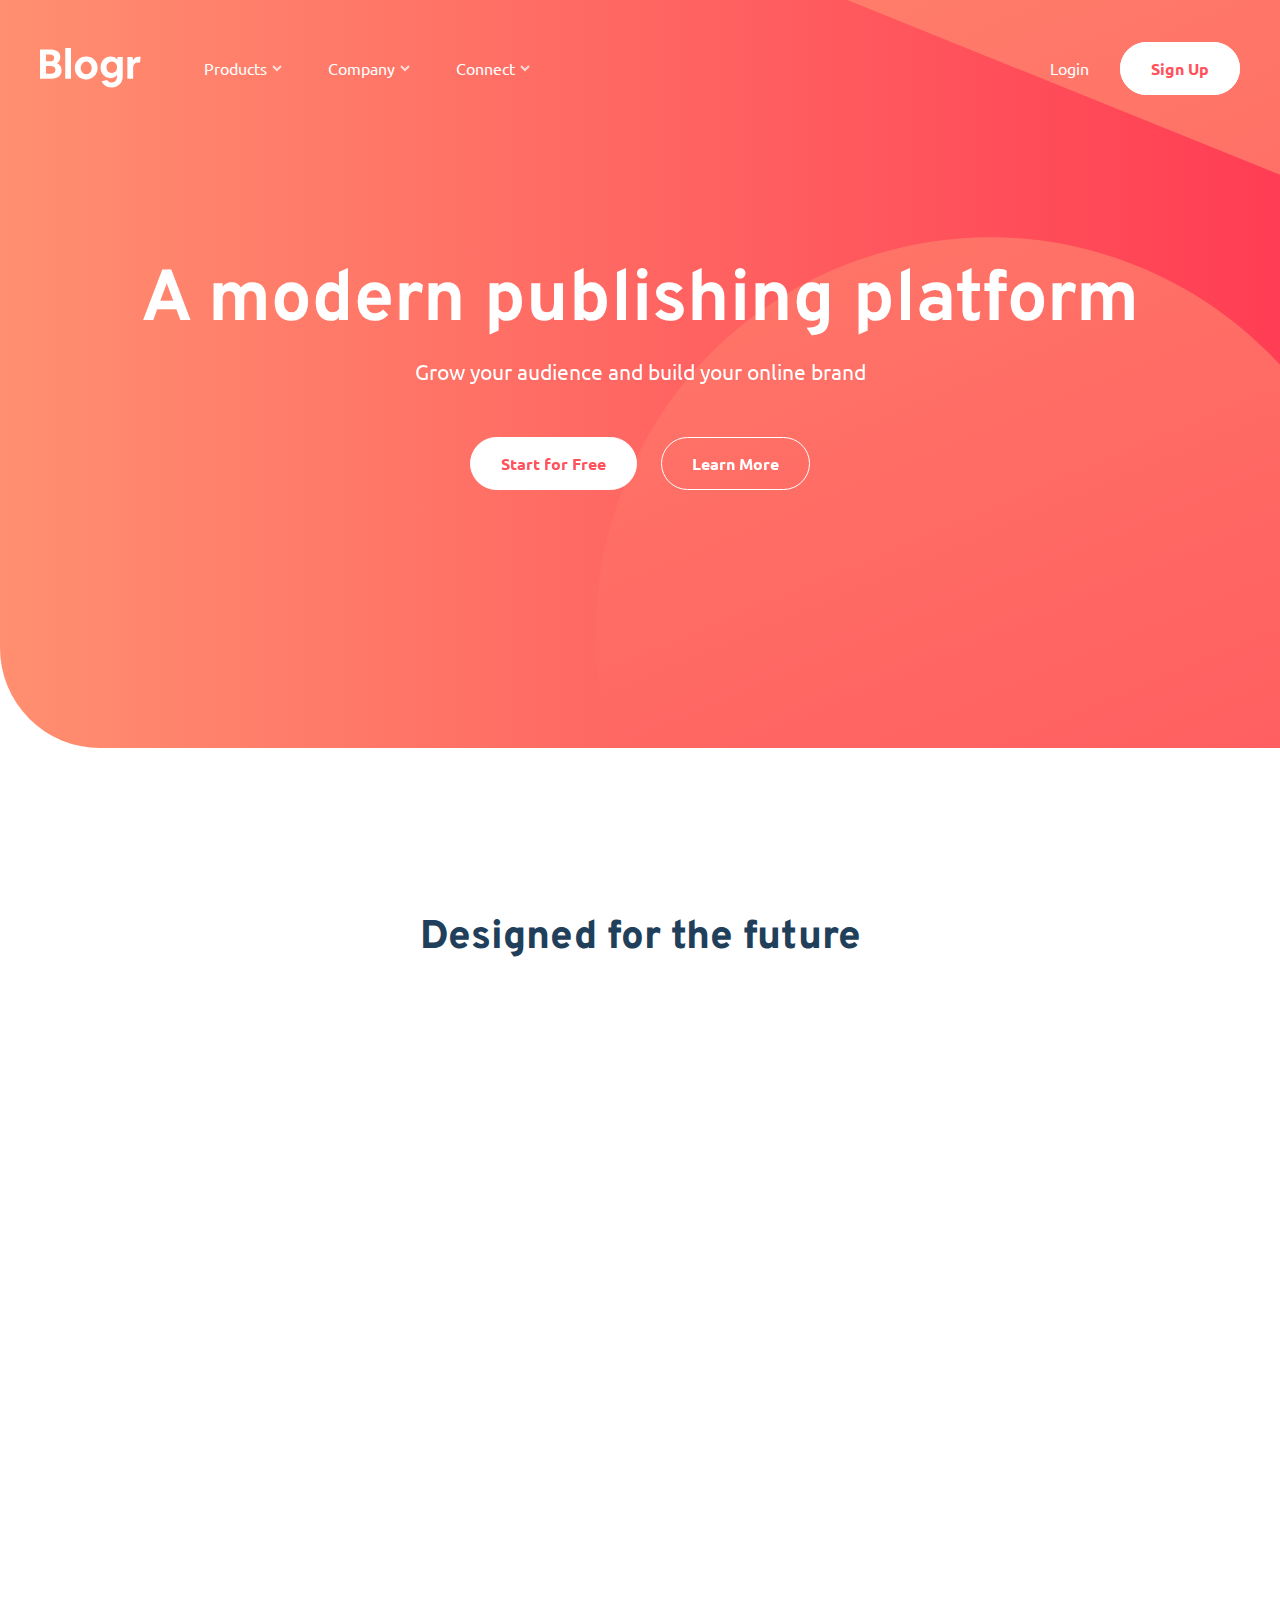
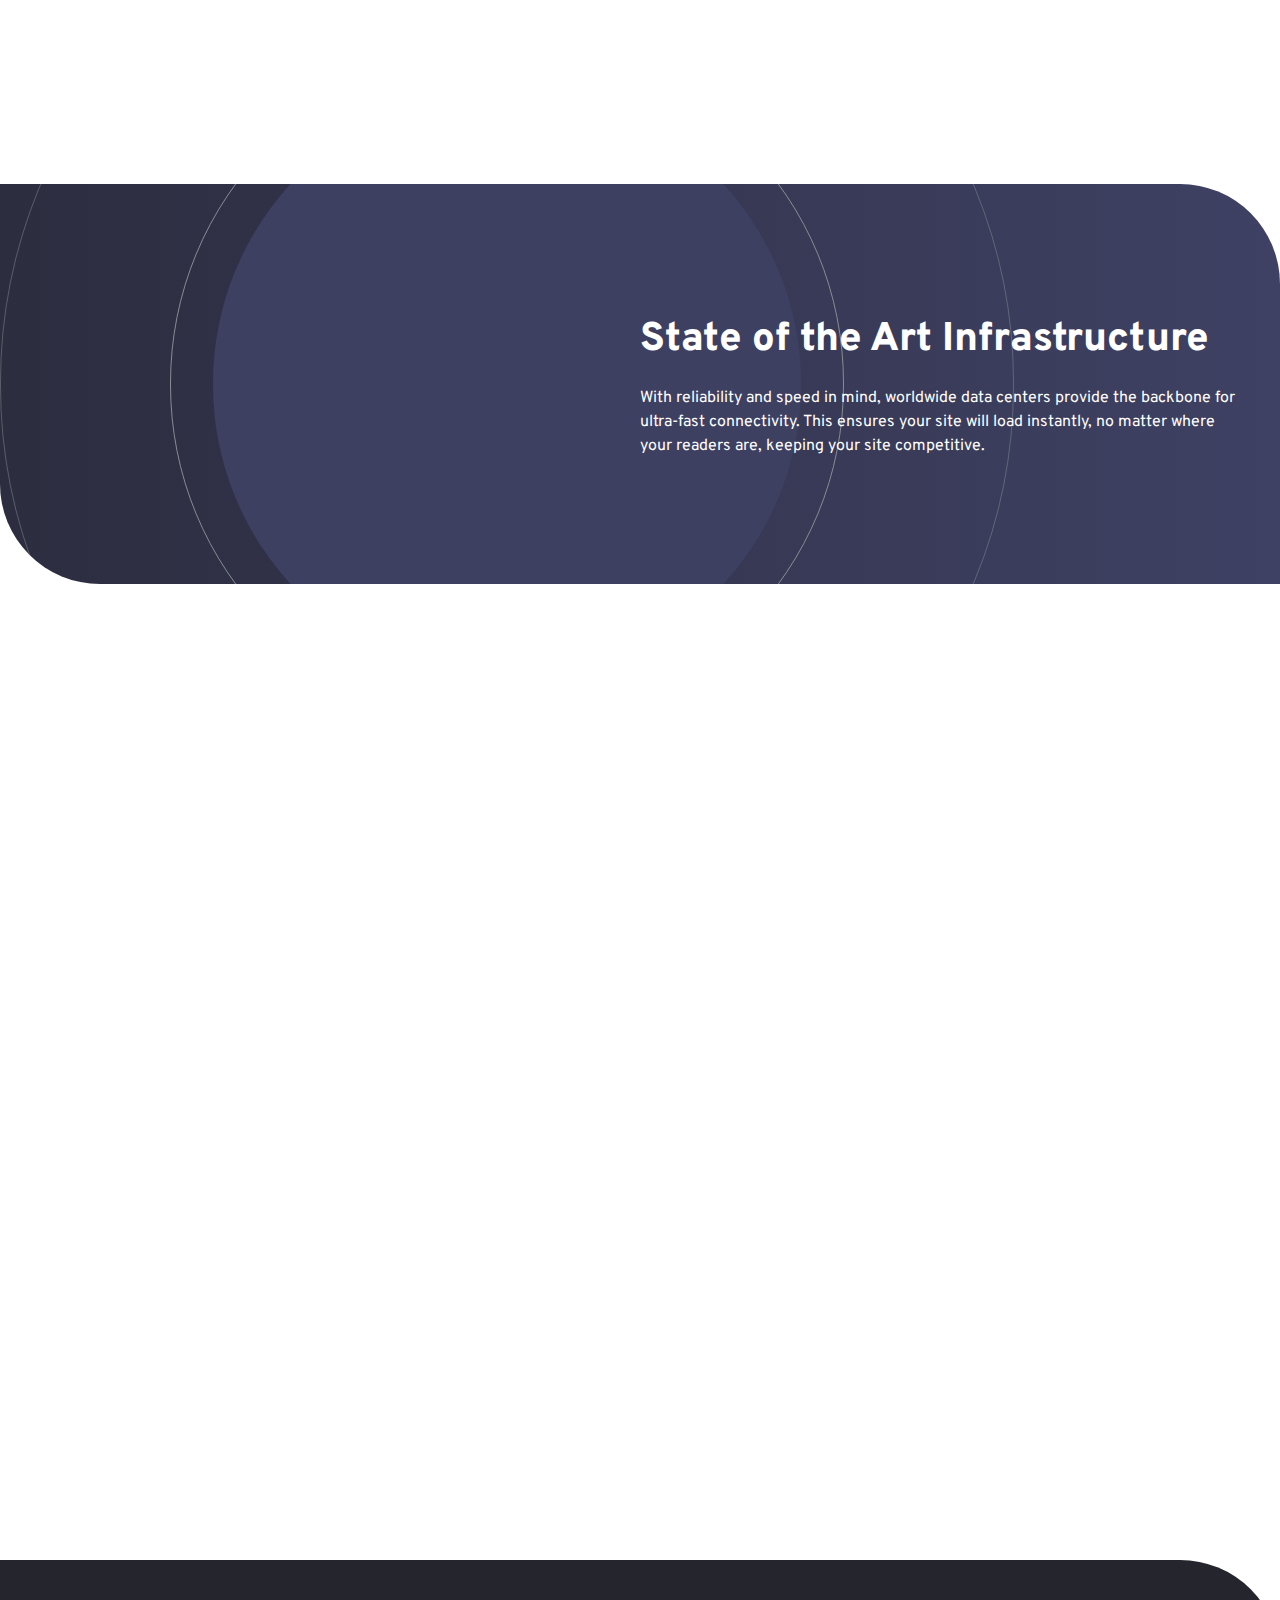
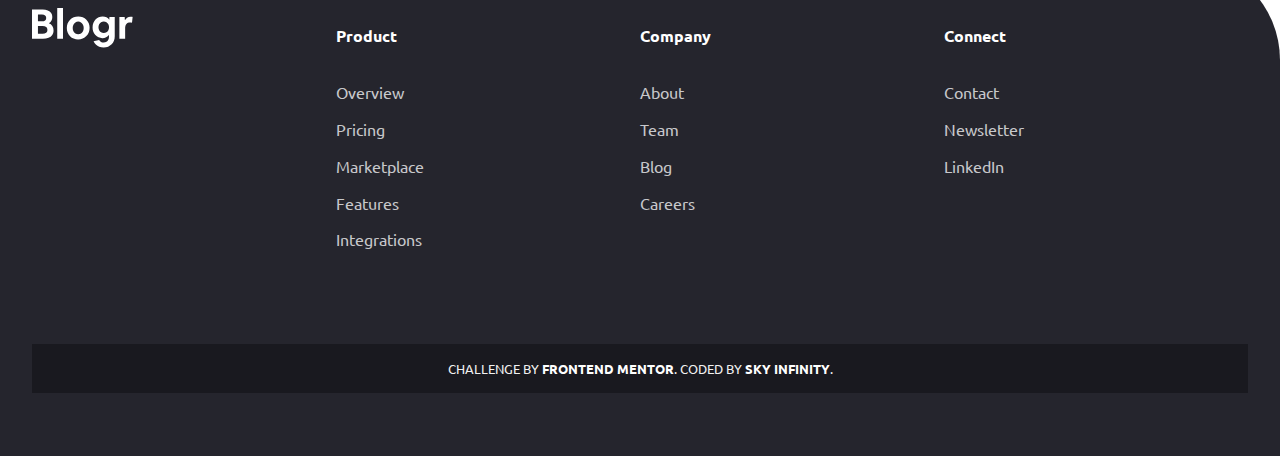
<file: Blogr landing page/index.html>
<!DOCTYPE html>
<html lang="en" dir="ltr">
<head>
    <meta charset="utf-8">
    <meta name="viewport" content="width=device-width, initial-scale=1.0">
    <meta name="description" content="max 156 caractères">
    <meta name="keywords" content="html,css,formation">
    <link rel="icon" type="image/png" sizes="32x32" href="./assets/img/favicon-32x32.png">
    <link rel="preconnect" href="https://fonts.gstatic.com">
    <link href="https://fonts.googleapis.com/css2?family=Overpass:wght@300;600&display=swap" rel="stylesheet">
    <link href="https://fonts.googleapis.com/css2?family=Ubuntu:wght@400;500;700&display=swap" rel="stylesheet">
    <link href="https://fonts.googleapis.com/icon?family=Material+Icons" rel="stylesheet">
    <link rel="stylesheet" href="https://unpkg.com/aos@next/dist/aos.css">
    <link rel="stylesheet" href="./assets/css/reset.min.css">
    <link rel="stylesheet" href="./assets/css/style.css">
    <title>Blogr | Home</title>
</head>

<body class="scrollbar-dark-theme">
    <!-- HEADER -->
    <header id="l-header">
        <div class="l-constrained">
            <nav class="l-nav-desktop"> <!-- Layout Nav Desktop -->
                <ul class="nav-links">
                    <li><a class="logo" href="#"><img src="./assets/img/logo.svg" alt="logo"></a></li>
                    <li>
                        <button>Products <img src="./assets/img/icon-arrow-light.svg" alt="arrow"></button>
                        <ul class="dropdown">
                            <li><a href="#">Overview</a></li>
                            <li><a href="#">Pricing</a></li>
                            <li><a href="#">Marketplace</a></li>
                            <li><a href="#">Features</a></li>
                            <li><a href="#">Integrations</a></li>
                        </ul>
                    </li>
                    <li>
                        <button>Company <img src="./assets/img/icon-arrow-light.svg" alt="arrow"></button>
                        <ul class="dropdown">
                            <li><a href="#">About</a></li>
                            <li><a href="#">Team</a></li>
                            <li><a href="#">Blog</a></li>
                            <li><a href="#">Careers</a></li>
                        </ul>
                    </li>
                    <li>
                        <button>Connect <img src="./assets/img/icon-arrow-light.svg" alt="arrow"></button>
                        <ul class="dropdown">
                            <li><a href="#">Contact</a></li>
                            <li><a href="#">Newsletter</a></li>
                            <li><a href="#">LinkedIn</a></li>
                        </ul>
                    </li>
                </ul>
                <ul class="nav-btn">
                    <li><a href="#">Login</a></li>
                    <li><a class="btn btn-primary" href="#">Sign Up</a></li>
                </ul>
            </nav> <!-- Layout Nav Desktop -->

            <nav class="l-nav-responsive"> <!-- Layout Nav Tablet/Mobile -->
                <div class="logo">
                    <a class="logo" href="#"><img src="./assets/img/logo.svg" alt="logo"></a>
                </div>
                <div class="hamburger" id="js_burger">
                    <div class="bar bar-top"></div>
                    <div class="bar bar-middle"></div>
                    <div class="bar bar-bottom"></div>
                </div>
                <div class="menu scrollbar-dark-theme" id="js_menu">
                    <ul class="nav-links">
                        <li>
                            <button>Products <img src="./assets/img/icon-arrow-dark.svg" alt="arrow"></button>
                            <ul class="dropdown">
                                <li><a href="#">Overview</a></li>
                                <li><a href="#">Pricing</a></li>
                                <li><a href="#">Marketplace</a></li>
                                <li><a href="#">Features</a></li>
                                <li><a href="#">Integrations</a></li>
                            </ul>
                        </li>
                        <li>
                            <button>Company <img src="./assets/img/icon-arrow-dark.svg" alt="arrow"></button>
                            <ul class="dropdown">
                                <li><a href="#">About</a></li>
                                <li><a href="#">Team</a></li>
                                <li><a href="#">Blog</a></li>
                                <li><a href="#">Careers</a></li>
                            </ul>
                        </li>
                        <li>
                            <button>Connect <img src="./assets/img/icon-arrow-dark.svg" alt="arrow"></button>
                            <ul class="dropdown">
                                <li><a href="#">Contact</a></li>
                                <li><a href="#">Newsletter</a></li>
                                <li><a href="#">LinkedIn</a></li>
                            </ul>
                        </li>
                    </ul>
                    <ul class="nav-btn">
                        <li><a href="#">Login</a></li>
                        <li><a class="btn btn-responsive" href="#">Sign Up</a></li>
                    </ul>
                </div>
            </nav> <!-- Layout Nav Tablet/Mobile -->

            <div class="head" data-aos="fade-up" data-aos-duration="1000" data-aos-easing="ease-in-out"> <!-- Header -->
                <h1 class="head-title">A modern publishing platform</h1>
                <p class="head-text">Grow your audience and build your online brand</p>
                <div class="head-btn">
                    <button class="btn btn-primary">Start for Free</button>
                    <button class="btn btn-secondary">Learn More</button>
                </div>
            </div> <!-- Header -->
        </div>
    </header>

    <!-- CONTENT -->
    <main id="l-content">
        <section id="s-designed"> <!-- Section designed -->
            <div class="l-constrained">
                <h2 class="section-title">Designed for the future</h2>
                <div class="flex-center">
                    <div class="box-text" data-aos="fade-right" data-aos-duration="1000" data-aos-easing="ease-in-out">
                        <div class="box-paragraphe">
                            <h3 class="section-under-title">Introducing an extensible editor</h3>
                            <p>
                                Blogr features an exceedingly intuitive interface which lets you focus on one thing: creating content. 
                                The editor supports management of multiple blogs and allows easy manipulation of embeds such as images, 
                                videos, and Markdown. Extensibility with plugins and themes provide easy ways to add functionality or 
                                change the looks of a blog.
                            </p>
                        </div>
                        <div class="box-paragraphe">
                            <h3 class="section-under-title">Robust content management</h3>
                            <p>
                                Flexible content management enables users to easily move through posts. Increase the usability of your blog 
                                by adding customized categories, sections, format, or flow. With this functionality, you’re in full control.
                            </p>
                        </div>
                    </div>
                    <div class="box-img" data-aos="fade-left" data-aos-duration="1000" data-aos-easing="ease-in-out">
                        <img class="editor-img editor-desktop" src="./assets/img/illustration-editor-desktop.svg" alt="editor">
                        <img class="editor-img editor-mobile" src="./assets/img/illustration-editor-mobile.svg" alt="editor">
                    </div>
                </div>
            </div>
        </section> <!-- Section designed -->

        <section id="s-infrastructure"> <!-- Section infrastructure -->
            <div class="l-constrained">
                <div class="flex-center-infra">
                    <div class="box-img-infra" data-aos="flip-left" data-aos-duration="1000" data-aos-easing="ease-in-out">
                        <img class="phone-img" src="./assets/img/illustration-phones.svg" alt="editor">
                    </div>
                    <div class="box-text box-text-infra">
                        <div class="box-paragraphe">
                            <h2 class="section-title title-infra">State of the Art Infrastructure</h2>
                            <p>
                                With reliability and speed in mind, worldwide data centers provide the backbone for ultra-fast connectivity. 
                                This ensures your site will load instantly, no matter where your readers are, keeping your site competitive.
                            </p>
                        </div>
                    </div>
                </div>
            </div>
        </section> <!-- Section infrastructure -->

        <section id="s-powerfull"> <!-- Section powerfull -->
            <div class="l-constrained">
                <div class="flex-center">
                    <div class="box-img box-img-powerfull" data-aos="fade-right" data-aos-duration="1000" data-aos-easing="ease-in-out">
                        <img class="laptop-img laptop-desktop" src="./assets/img/illustration-laptop-desktop.svg" alt="laptop">
                        <img class="laptop-img laptop-mobile" src="./assets/img/illustration-laptop-mobile.svg" alt="laptop">
                    </div>
                    <div class="box-text" data-aos="fade-left" data-aos-duration="1000" data-aos-easing="ease-in-out">
                        <div class="box-paragraphe">
                            <h3 class="section-under-title">Free, open, simple</h3>
                            <p>
                                Blogr is a free and open source application backed by a large community of helpful developers. It supports 
                                features such as code syntax highlighting, RSS feeds, social media integration, third-party commenting tools, 
                                and works seamlessly with Google Analytics. The architecture is clean and is relatively easy to learn.
                            </p>
                        </div>
                        <div class="box-paragraphe">
                            <h3 class="section-under-title">Powerful tooling</h3>
                            <p>
                                Batteries included. We built a simple and straightforward CLI tool that makes customization and deployment a breeze, but
                                capable of producing even the most complicated sites.
                            </p>
                        </div>
                    </div>
                </div>
            </div>
        </section> <!-- Section powerfull -->
    </main>

    <!-- FOOTER -->
    <footer id="l-footer">
        <div class="l-constrained">
            <div class="footer-columns">
                <div class="logo-col column">
                    <img src="./assets/img/logo.svg" alt="logo du site">
                </div>
                <div class="product-col column">
                    <h4 class="footer-title">Product</h4>
                    <ul>
                        <li><a href="#">Overview</a></li>
                        <li><a href="#">Pricing</a></li>
                        <li><a href="#">Marketplace</a></li>
                        <li><a href="#">Features</a></li>
                        <li><a href="#">Integrations</a></li>
                    </ul>
                </div>
                <div class="company-col column">
                    <h4 class="footer-title">Company</h4>
                    <ul>
                        <li><a href="#">About</a></li>
                        <li><a href="#">Team</a></li>
                        <li><a href="#">Blog</a></li>
                        <li><a href="#">Careers</a></li>
                    </ul>
                </div>
                <div class="connect-col column">
                    <h4 class="footer-title">Connect</h4>
                    <ul>
                        <li><a href="#">Contact</a></li>
                        <li><a href="#">Newsletter</a></li>
                        <li><a href="#">LinkedIn</a></li>
                    </ul>
                </div>
            </div>
            <div class="attribution">
                Challenge by <a href="https://www.frontendmentor.io?ref=challenge" target="_blank">Frontend Mentor</a>. 
                Coded by <a href="https://github.com/SkyyInfinity" target="_blank">Sky Infinity</a>.
            </div>
        </div>
    </footer>

    <!-- JAVASCRIPT -->
    <script src="https://unpkg.com/aos@next/dist/aos.js"></script>
    <script>
        AOS.init();
    </script>
    <script src="https://code.jquery.com/jquery-3.6.0.min.js" integrity="sha256-/xUj+3OJU5yExlq6GSYGSHk7tPXikynS7ogEvDej/m4=" crossorigin="anonymous"></script>
    <script src="./assets/js/hamburger.js"></script>
</body>
</html>
</file>
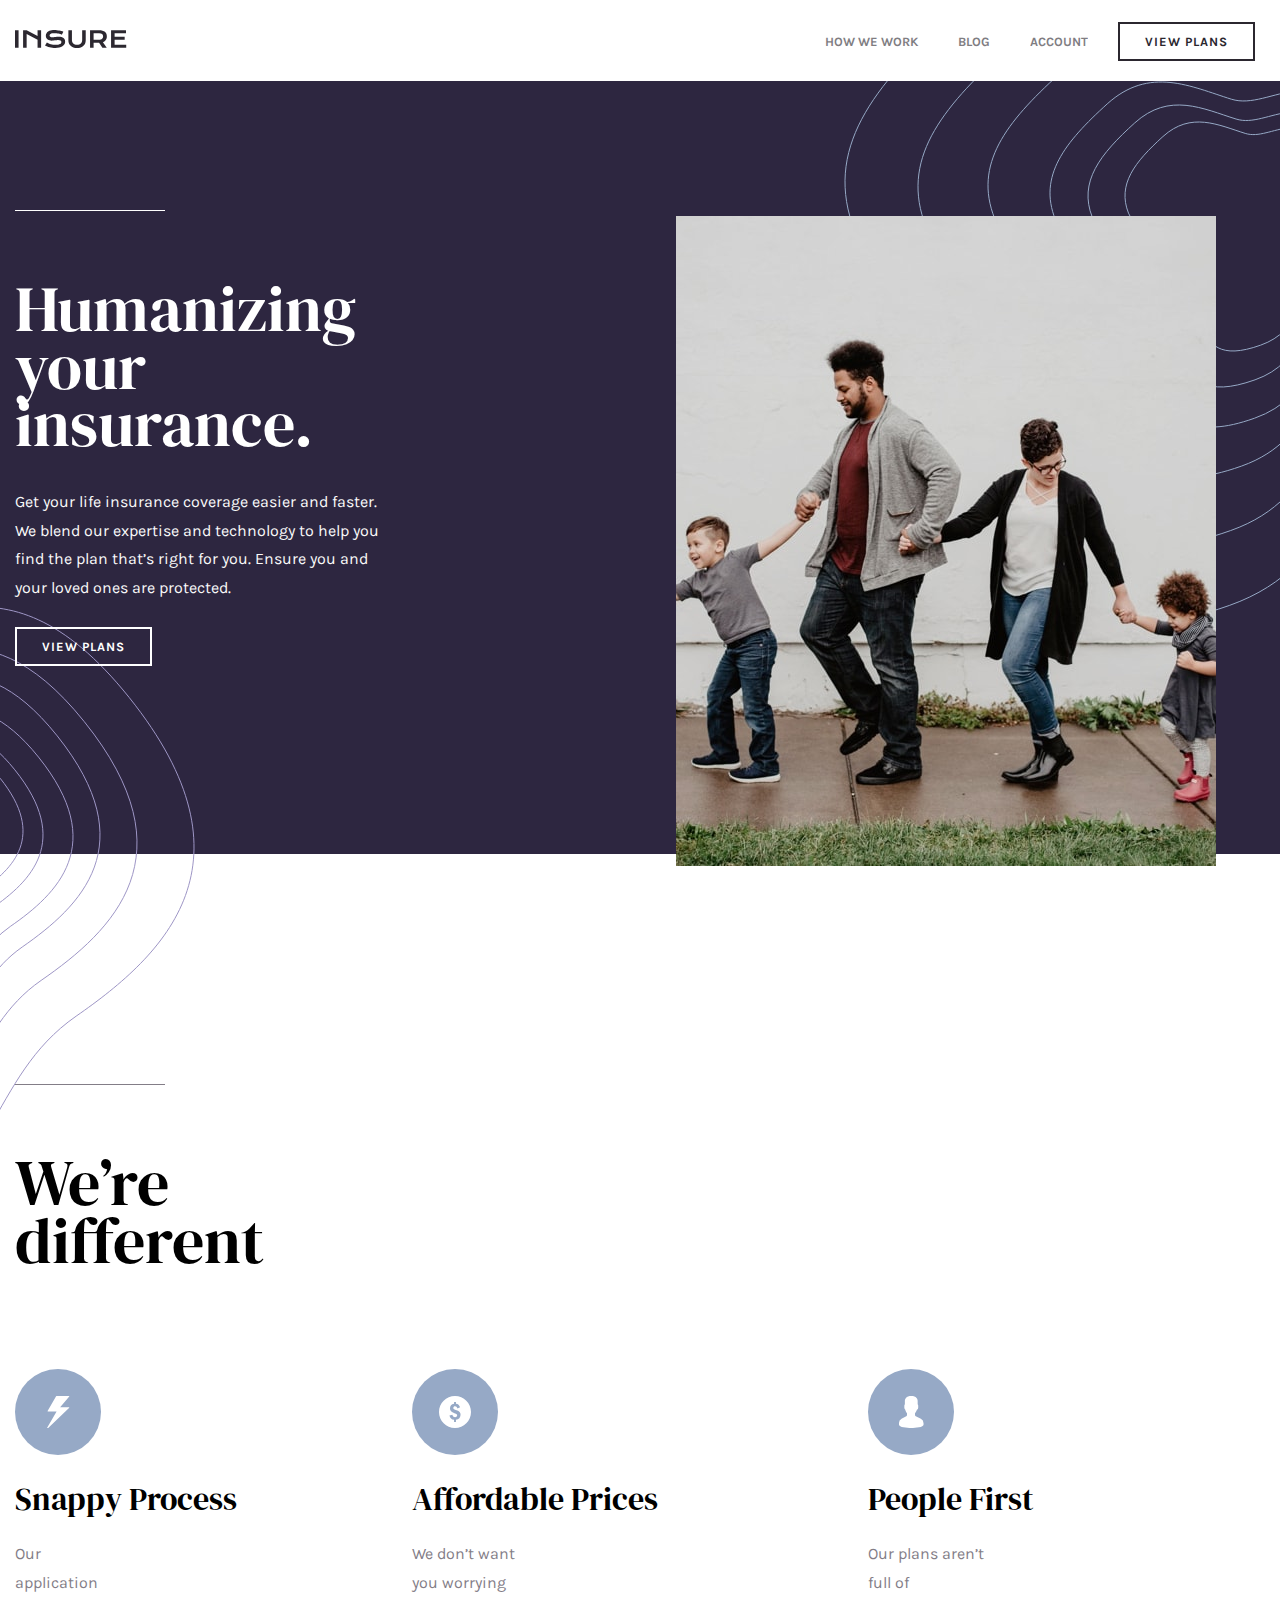
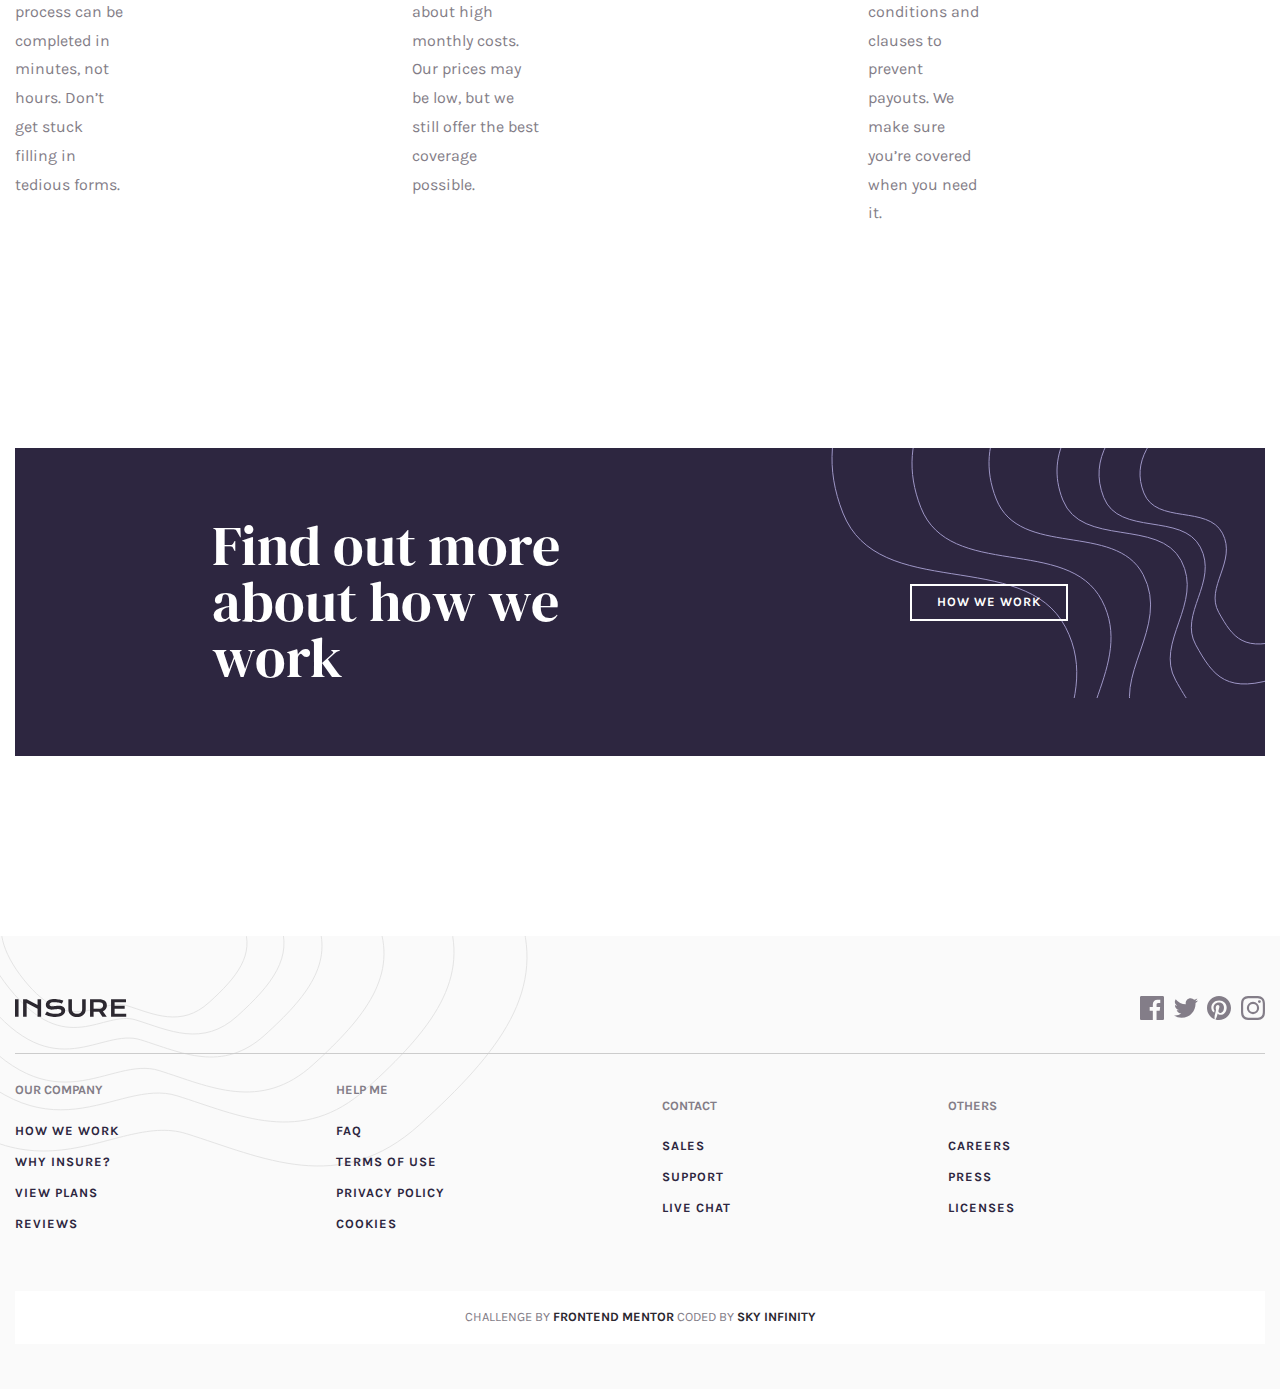
<file: Insure landing page/index.html>
<!DOCTYPE html>
<html lang="en" dir="ltr">
    <head>
        <meta charset="UTF-8">
        <meta name="viewport" content="width=device-width, initial-scale=1.0">
        <link rel="icon" type="image/png" sizes="32x32" href="./assets/img/favicon-32x32.png">
        <link rel="preconnect" href="https://fonts.gstatic.com">
        <link href="https://fonts.googleapis.com/css2?family=DM+Serif+Display&family=Karla:wght@400;700&display=swap" rel="stylesheet">
        <link rel="stylesheet" href="https://cdn.jsdelivr.net/npm/@fortawesome/fontawesome-free@5.15.2/css/all.css" integrity="sha256-RivrDI7LKrsVaFwxh18mjRZjE1gd8RBAHCSD+rJKRt8=" crossorigin="anonymous">
        <link rel="stylesheet" href="./assets/css/style.css">
        <title>Insure | Home</title>
    </head>
    <body>

        <!-- HEADER -->
        <header id="l-header">
            <div class="wrap flex">
                <div class="bloc_logo">
                    <a href="#"><img src="./assets/img/logo.svg" alt="Insure logo"></a>
                </div>
                <nav class="widget_headerNav" id="js_navigation">
                    <ul>
                        <li><a href="#">How We Work</a></li>
                        <li><a href="#">Blog</a></li>
                        <li><a href="#">Account</a></li>
                        <li><a href="#" id="js_btnActive" class="btn btn-primary">View Plans</a></li>
                    </ul>
                </nav>
                <div class="burger" id="js_burger">
                    <div class="bar bar-top"></div>
                    <div class="bar bar-middle"></div>
                    <div class="bar bar-bottom"></div>
                </div>
            </div>
        </header>

        <!-- CONTENT -->
        <div id="l-content">
            <img src="./assets/img/image-intro-desktop.jpg" alt="famille main dans la main" class="head-thumb">
            <section class="section_head">
                <div class="wrap">
                    <h1 class="section-title head-title">Humanizing your insurance.</h1>
                    <p class="section-content">
                        Get your life insurance coverage easier and faster. We blend our expertise 
                        and technology to help you find the plan that’s right for you. Ensure you 
                        and your loved ones are protected.
                    </p>
                    <a href="#" class="btn btn-secondary">View plans</a>
                    <img src="./assets/img/bg-pattern-intro-left-desktop.svg" alt="" class="pattern pattern-left">
                    <img src="./assets/img/bg-pattern-intro-right-desktop.svg" alt="" class="pattern pattern-right">
                </div>
            </section>

            <section class="section_info">
                <div class="wrap">
                    <h1 class="section-title info-title">We’re different</h1>
                    <div class="blocs_icons">
                        <div class="bloc_icons">
                            <img src="./assets/img/icon-snappy-process.svg" alt="snappy process">
                            <h3 class="icons-title">Snappy Process</h3>
                            <p class="section-content icons-content">
                                Our application process can be completed in minutes, not hours. Don’t get 
                                stuck filling in tedious forms.
                            </p>
                        </div>
                        <div class="bloc_icons">
                            <img src="./assets/img/icon-affordable-prices.svg" alt="snappy process">
                            <h3 class="icons-title">Affordable Prices</h3>
                            <p class="section-content icons-content">
                                We don’t want you worrying about high monthly costs. Our prices may be low, 
                                but we still offer the best coverage possible.
                            </p>
                        </div>
                        <div class="bloc_icons">
                            <img src="./assets/img/icon-people-first.svg" alt="snappy process">
                            <h3 class="icons-title">People First</h3>
                            <p class="section-content icons-content">
                                Our plans aren’t full of conditions and clauses to prevent payouts. We make 
                                sure you’re covered when you need it.
                            </p>
                        </div>
                    </div>
                </div>
            </section>

            <section class="section_howWeWork">
                <div class="wrap">
                    <div class="bloc_howWeWork">
                        <h2 class="howWeWork-title">Find out more about how we work</h2>
                        <a href="#" class="btn btn-secondary">How we work</a>
                    </div>
                </div>
            </section>
        </div>

        <!-- FOOTER -->
        <footer id="l-footer">
            <div class="wrap">
                <div class="footer_head">
                    <a href="#"><img src="./assets/img/logo.svg" alt="Insure logo"></a>
                    <ul class="bloc_social">
                        <li><a href="#"><img src="./assets/img/icon-facebook.svg" alt="facebook logo"></a></li>
                        <li><a href="#"><img src="./assets/img/icon-twitter.svg" alt="twitter logo"></a></li>
                        <li><a href="#"><img src="./assets/img/icon-pinterest.svg" alt="pinterest logo"></a></li>
                        <li><a href="#"><img src="./assets/img/icon-instagram.svg" alt="instagram logo"></a></li>
                    </ul>
                </div>

                <div class="widget_footerNav">
                    <div class="bloc_nav">
                        <h4>Our company</h4>
                        <ul class="bloc_links">
                            <li><a href="#" class="btn btn-footer">How we work</a></li>
                            <li><a href="#" class="btn btn-footer">Why Insure?</a></li>
                            <li><a href="#" class="btn btn-footer">View plans</a></li>
                            <li><a href="#" class="btn btn-footer">Reviews</a></li>
                        </ul>
                    </div>
                    <div class="bloc_nav">
                        <h4>Help me</h4>
                        <ul class="bloc_links">
                            <li><a href="#" class="btn btn-footer">FAQ</a></li>
                            <li><a href="#" class="btn btn-footer">Terms of use</a></li>
                            <li><a href="#" class="btn btn-footer">Privacy policy</a></li>
                            <li><a href="#" class="btn btn-footer">Cookies</a></li>
                        </ul>
                    </div>
                    <div class="bloc_nav">
                        <h4>Contact</h4>
                        <ul class="bloc_links">
                            <li><a href="#" class="btn btn-footer">Sales</a></li>
                            <li><a href="#" class="btn btn-footer">Support</a></li>
                            <li><a href="#" class="btn btn-footer">Live chat</a></li>
                        </ul>
                    </div>
                    <div class="bloc_nav">
                        <h4>Others</h4>
                        <ul class="bloc_links">
                            <li><a href="#" class="btn btn-footer">Careers</a></li>
                            <li><a href="#" class="btn btn-footer">Press</a></li>
                            <li><a href="#" class="btn btn-footer">Licenses</a></li>
                        </ul>
                    </div>
                </div>

                <div class="bloc_attribution">
                    Challenge by <a href="https://www.frontendmentor.io?ref=challenge" target="_blank">Frontend Mentor</a> 
                    Coded by <a href="https://skyinfinity-photography.com" target="_blank">Sky Infinity</a>
                </div>
            </div>
        </footer>

        <!-- JAVASCRIPT -->
        <script src="https://code.jquery.com/jquery-3.5.1.min.js" integrity="sha256-9/aliU8dGd2tb6OSsuzixeV4y/faTqgFtohetphbbj0=" crossorigin="anonymous"></script>
        <script src="./assets/js/navigation.js" type="text/javascript" charset="utf-8"></script>
    </body>
</html>
</file>
<file: Blogr landing page/assets/css/style.css>
@charset "UTF-8";
/*
 * SMACSS + SCSS starter v2.1
 * Inspired by SMACSS http://smacss.com
 * Author: @jonathanpath
 * edited by: @SkyyInfinity
 * Date: 4 August 2015
 * Edited date: 15 March 2021
 *
 * https://github.com/jonathanpath/SASS-SMACSS
 * See file structure in http://jonathanpath.com/sass+smacss/scss/style.scss
 *
 * Coding rules : https://github.com/necolas/idiomatic-css
 *
 */
/* ─────────────────────────────────────────────────────────
/* ------------------ C S S   S T A R T --------------------
/* ───────────────────────────────────────────────────────── */
/* ─── SITE SETTINGS ──────────────────────────────────────────── */
/* ─── MIXINS ──────────────────────────────────────────── */
/* ===========================
   Mixins
   =========================== */
/* ─── BASE ──────────────────────────────────────────────── */
/* ===========================
   Base
   =========================== */
body {
  background-color: #ffffff;
  font-family: "Ubuntu", Helvetica, Arial, sans-serif;
  font-size: 16px;
  -webkit-font-smoothing: antialiased;
  -moz-osx-font-smoothing: grayscale;
  overflow: overlay;
}

body.overflow-hidden {
  overflow: hidden;
}

a {
  text-decoration: none;
  color: inherit;
}

li {
  list-style: none;
}

button {
  outline: none;
  background: none;
  border: none;
  color: inherit;
  cursor: pointer;
}

.btn {
  padding: 15px 30px;
  font-size: 1em;
  font-weight: bold;
  -webkit-transition: 0.5s cubic-bezier(0.175, 0.885, 0.32, 1);
  transition: 0.5s cubic-bezier(0.175, 0.885, 0.32, 1);
}

.btn-primary {
  background-color: white;
  border: 1px solid white;
  border-radius: 75px;
  color: #ff525d;
}

.btn-secondary {
  border: 1px solid white;
  border-radius: 75px;
  color: white;
}

.btn-responsive {
  background-image: -webkit-gradient(linear, left top, right top, from(#ff8f70), to(#ff3d54));
  background-image: linear-gradient(to right, #ff8f70, #ff3d54);
  border-radius: 75px;
  color: white;
}

.btn-primary:hover {
  background-color: #ff7a85;
  border-color: #ff7a85;
  color: white;
}

.btn-secondary:hover {
  background-color: white;
  color: #ff7a85;
}

.btn-responsive:hover {
  -webkit-filter: brightness(85%);
          filter: brightness(85%);
}

h2.section-title {
  font-family: "Overpass", Helvetica, Arial, sans-serif;
  font-size: 2.5em;
  font-weight: 800;
  text-align: center;
}

h3.section-under-title {
  font-family: "Overpass", Helvetica, Arial, sans-serif;
  font-size: 1.8em;
  font-weight: 800;
  margin: .8em 0;
}

.flex-center {
  display: -webkit-box;
  display: -ms-flexbox;
  display: flex;
  -webkit-box-pack: justify;
      -ms-flex-pack: justify;
          justify-content: space-between;
  -webkit-box-align: center;
      -ms-flex-align: center;
          align-items: center;
}

.flex-center-infra {
  display: -webkit-box;
  display: -ms-flexbox;
  display: flex;
  -webkit-box-pack: justify;
      -ms-flex-pack: justify;
          justify-content: space-between;
  -webkit-box-align: center;
      -ms-flex-align: center;
          align-items: center;
}

/* ─── LAYOUT ────────────────────────────────────────────── */
/* ==|====================
   Layout/Constrained
   ======================= */
.l-constrained {
  width: 100%;
  max-width: 1440px;
  padding: 0 2em;
  margin: 0 auto;
}

/* ==|====================
   Layout/Header
   ======================= */
#l-header {
  padding: 3em 0;
  background-image: url("../img/bg-pattern-intro.svg"), -webkit-gradient(linear, left top, right top, from(#ff8f70), to(#ff3d54));
  background-image: url("../img/bg-pattern-intro.svg"), linear-gradient(to right, #ff8f70, #ff3d54);
  background-position: center left;
  background-repeat: no-repeat;
  color: white;
  border-radius: 0 0 0 100px;
}

.head {
  padding: 10em 0;
  text-align: center;
}

.head .head-title {
  font-family: "Overpass", Helvetica, Arial, sans-serif;
  font-size: 4.5em;
  font-weight: 700;
}

.head .head-text {
  font-size: 1.3em;
  font-weight: 400;
}

.head .head-btn {
  margin: 50px 0;
}

.head .head-btn button {
  margin: 0 10px;
}

/* ==|====================
   Layout/Nav
   ======================= */
/*__ Layout-Nav-Desktop __*/
.l-nav-desktop,
.l-nav-desktop ul {
  display: -webkit-box;
  display: -ms-flexbox;
  display: flex;
  -webkit-box-pack: justify;
      -ms-flex-pack: justify;
          justify-content: space-between;
  -webkit-box-align: center;
      -ms-flex-align: center;
          align-items: center;
}

.l-nav-desktop ul li {
  position: relative;
  margin: 0 .5em;
}

.l-nav-desktop ul li ul.dropdown {
  width: 170px;
  padding: 10px;
  position: absolute;
  top: 200%;
  left: -20%;
  display: -webkit-box;
  display: -ms-flexbox;
  display: flex;
  -webkit-box-orient: vertical;
  -webkit-box-direction: normal;
      -ms-flex-direction: column;
          flex-direction: column;
  -webkit-box-align: start;
      -ms-flex-align: start;
          align-items: flex-start;
  background-color: white;
  color: black;
  border-radius: 5px;
  -webkit-box-shadow: 0px 0px 40px rgba(0, 0, 0, 0.2);
          box-shadow: 0px 0px 40px rgba(0, 0, 0, 0.2);
  opacity: 0;
  -webkit-transform: translateY(-15%);
          transform: translateY(-15%);
  visibility: hidden;
  -webkit-transition: all 0.5s cubic-bezier(0.175, 0.885, 0.32, 1);
  transition: all 0.5s cubic-bezier(0.175, 0.885, 0.32, 1);
}

.l-nav-desktop ul li ul.dropdown li {
  line-height: 2;
}

.l-nav-desktop ul li ul.dropdown li a:hover {
  font-weight: bold;
  text-decoration: none;
}

.l-nav-desktop ul li a.logo img {
  position: relative;
  margin-right: 2em;
  -webkit-transition: all 0.5s cubic-bezier(0.175, 0.885, 0.32, 1);
  transition: all 0.5s cubic-bezier(0.175, 0.885, 0.32, 1);
}

.l-nav-desktop ul li button {
  display: -webkit-box;
  display: -ms-flexbox;
  display: flex;
  -webkit-box-align: center;
      -ms-flex-align: center;
          align-items: center;
}

.l-nav-desktop ul li button img {
  margin-left: 5px;
  -webkit-transition: -webkit-transform 0.5s cubic-bezier(0.175, 0.885, 0.32, 1);
  transition: -webkit-transform 0.5s cubic-bezier(0.175, 0.885, 0.32, 1);
  transition: transform 0.5s cubic-bezier(0.175, 0.885, 0.32, 1);
  transition: transform 0.5s cubic-bezier(0.175, 0.885, 0.32, 1), -webkit-transform 0.5s cubic-bezier(0.175, 0.885, 0.32, 1);
}

.l-nav-desktop ul li:focus-within img {
  -webkit-transform: rotate(-180deg);
          transform: rotate(-180deg);
}

.l-nav-desktop ul li button,
.l-nav-desktop ul li a:not(.logo, .btn) {
  padding: 5px 15px;
}

.l-nav-desktop ul li:focus-within .dropdown {
  opacity: 1;
  -webkit-transform: translateY(0);
          transform: translateY(0);
  visibility: visible;
}

.l-nav-desktop ul li button:hover,
.l-nav-desktop ul li a:not(.logo, .btn):hover {
  text-decoration: underline;
}

/*__ Layout-Nav-Responsive __*/
.l-nav-responsive {
  display: none;
  -webkit-box-pack: justify;
      -ms-flex-pack: justify;
          justify-content: space-between;
  -webkit-box-align: center;
      -ms-flex-align: center;
          align-items: center;
}

.l-nav-responsive .menu {
  position: absolute;
  z-index: 999;
  top: 100px;
  left: 50%;
  width: 80%;
  height: auto;
  -webkit-transform: translate3d(-50%, 0, 0) scale(0.8);
          transform: translate3d(-50%, 0, 0) scale(0.8);
  background-color: #fefefe;
  color: black;
  border-radius: 10px;
  display: -webkit-box;
  display: -ms-flexbox;
  display: flex;
  -webkit-box-pack: justify;
      -ms-flex-pack: justify;
          justify-content: space-between;
  -webkit-box-align: center;
      -ms-flex-align: center;
          align-items: center;
  -webkit-box-orient: vertical;
  -webkit-box-direction: normal;
      -ms-flex-direction: column;
          flex-direction: column;
  padding: 40px;
  margin-top: 2em;
  font-size: 1.2em;
  opacity: 0;
  -webkit-transition: all 0.5s cubic-bezier(0.175, 0.885, 0.32, 1);
  transition: all 0.5s cubic-bezier(0.175, 0.885, 0.32, 1);
  max-height: 75vh;
  overflow-y: scroll;
  -webkit-box-shadow: 0px 0px 40px rgba(0, 0, 0, 0.2);
          box-shadow: 0px 0px 40px rgba(0, 0, 0, 0.2);
}

.l-nav-responsive .menu ul {
  display: -webkit-box;
  display: -ms-flexbox;
  display: flex;
  -webkit-box-pack: center;
      -ms-flex-pack: center;
          justify-content: center;
  -webkit-box-align: center;
      -ms-flex-align: center;
          align-items: center;
  -webkit-box-orient: vertical;
  -webkit-box-direction: normal;
      -ms-flex-direction: column;
          flex-direction: column;
  width: 100%;
}

.l-nav-responsive .menu ul.nav-btn {
  border-top: 1px solid #dddddd;
  padding-top: 1em;
}

.l-nav-responsive .menu ul li {
  margin: 0.7em 0;
  display: -webkit-box;
  display: -ms-flexbox;
  display: flex;
  -webkit-box-orient: vertical;
  -webkit-box-direction: normal;
      -ms-flex-direction: column;
          flex-direction: column;
  -webkit-box-pack: center;
      -ms-flex-pack: center;
          justify-content: center;
  -webkit-box-align: center;
      -ms-flex-align: center;
          align-items: center;
  width: 100%;
}

.hamburger {
  position: relative;
  width: 35px;
  height: 20px;
  cursor: pointer;
}

.hamburger .bar {
  position: absolute;
  width: 100%;
  height: 3px;
  background-color: white;
  -webkit-transition: all 0.5s cubic-bezier(0.175, 0.885, 0.32, 1);
  transition: all 0.5s cubic-bezier(0.175, 0.885, 0.32, 1);
}

.hamburger .bar-top {
  top: 0;
  left: 50%;
  -webkit-transform: translate3d(-50%, 0, 0);
          transform: translate3d(-50%, 0, 0);
}

.hamburger .bar-middle {
  top: 50%;
  left: 50%;
  -webkit-transform: translate3d(-50%, -50%, 0);
          transform: translate3d(-50%, -50%, 0);
}

.hamburger .bar-bottom {
  bottom: 0;
  left: 50%;
  -webkit-transform: translate3d(-50%, 0, 0);
          transform: translate3d(-50%, 0, 0);
}

.l-nav-responsive ul li ul.dropdown {
  padding: 10px;
  display: none;
  -webkit-box-orient: vertical;
  -webkit-box-direction: normal;
      -ms-flex-direction: column;
          flex-direction: column;
  -webkit-box-align: center;
      -ms-flex-align: center;
          align-items: center;
  background-color: #f1f1f1;
  color: #505050;
  border-radius: 5px;
  opacity: 0;
  -webkit-transform: translateY(-15%);
          transform: translateY(-15%);
  visibility: hidden;
  -webkit-transition: all 0.5s cubic-bezier(0.175, 0.885, 0.32, 1);
  transition: all 0.5s cubic-bezier(0.175, 0.885, 0.32, 1);
  width: 100% !important;
  text-align: center;
}

.l-nav-responsive ul li ul.dropdown li {
  line-height: 1;
}

.l-nav-responsive ul li ul.dropdown li a:hover {
  font-weight: bold;
  text-decoration: none;
}

.l-nav-responsive ul li a.logo img {
  position: relative;
  margin-right: 2em;
  -webkit-transition: all 0.5s cubic-bezier(0.175, 0.885, 0.32, 1);
  transition: all 0.5s cubic-bezier(0.175, 0.885, 0.32, 1);
}

.l-nav-responsive ul li button {
  display: -webkit-box;
  display: -ms-flexbox;
  display: flex;
  -webkit-box-align: center;
      -ms-flex-align: center;
          align-items: center;
}

.l-nav-responsive ul li button img {
  margin-left: 5px;
  -webkit-transition: -webkit-transform 0.5s cubic-bezier(0.175, 0.885, 0.32, 1);
  transition: -webkit-transform 0.5s cubic-bezier(0.175, 0.885, 0.32, 1);
  transition: transform 0.5s cubic-bezier(0.175, 0.885, 0.32, 1);
  transition: transform 0.5s cubic-bezier(0.175, 0.885, 0.32, 1), -webkit-transform 0.5s cubic-bezier(0.175, 0.885, 0.32, 1);
}

.l-nav-responsive ul li:focus-within img {
  -webkit-transform: rotate(-180deg);
          transform: rotate(-180deg);
}

.l-nav-responsive ul li button,
.l-nav-responsive ul li a:not(.logo, .btn) {
  padding: 5px 15px;
}

.l-nav-responsive ul li:focus-within .dropdown {
  display: block;
  opacity: 1;
  -webkit-transform: translateY(5%);
          transform: translateY(5%);
  visibility: visible;
}

.l-nav-responsive ul li button:hover,
.l-nav-responsive ul li a:not(.logo, .btn):hover {
  text-decoration: underline;
}

/* ==|====================
   Layout/Main
   ======================= */
/*__ Section-Designed __*/
#s-designed {
  position: relative;
  padding: 8em 0;
  margin: 2em 0;
  color: #1f3f5b;
  overflow: hidden;
}

.editor-desktop {
  display: block;
}

.editor-mobile {
  display: none;
}

.box-paragraphe {
  margin: 5em 0;
  width: clamp(40%, 600px, 100%);
}

.box-paragraphe p {
  color: #4b5862;
  font-family: "Overpass", Helvetica, Arial, sans-serif;
}

.box-text,
.box-img {
  width: 50%;
}

.box-img {
  position: relative;
  display: -webkit-box;
  display: -ms-flexbox;
  display: flex;
  -webkit-box-pack: center;
      -ms-flex-pack: center;
          justify-content: center;
  -webkit-box-align: center;
      -ms-flex-align: center;
          align-items: center;
  height: 656px;
}

.editor-img {
  position: absolute;
  width: 100%;
  left: 30%;
  -webkit-transform: scale(1.3);
          transform: scale(1.3);
}

/*__ Section-Infrastructure __*/
#s-infrastructure {
  position: relative;
  margin: 2em 0;
  color: white;
  border-radius: 0 100px;
  background-image: url("../img/bg-pattern-circles.svg"), -webkit-gradient(linear, right top, left top, from(#3f4164), to(#2c2d3f));
  background-image: url("../img/bg-pattern-circles.svg"), linear-gradient(to left, #3f4164, #2c2d3f);
  background-repeat: no-repeat;
  background-position: left;
}

.title-infra {
  margin: .4em 0;
  text-align: left !important;
}

#s-infrastructure .box-paragraphe p {
  color: white;
}

.box-img-infra {
  display: -webkit-box;
  display: -ms-flexbox;
  display: flex;
  -webkit-box-pack: center;
      -ms-flex-pack: center;
          justify-content: center;
  -webkit-box-align: center;
      -ms-flex-align: center;
          align-items: center;
  height: 400px;
}

.phone-img {
  width: 100%;
}

/*__ Section-Powerfull __*/
#s-powerfull {
  position: relative;
  padding: 8em 0;
  margin: 2em 0;
  color: #1f3f5b;
  overflow: hidden;
}

.laptop-img {
  position: absolute;
  width: 100%;
  left: -30%;
  -webkit-transform: scale(1.4);
          transform: scale(1.4);
}

.laptop-desktop {
  display: block;
}

.laptop-mobile {
  display: none;
}

/* ==|====================
   Layout/Footer
   ======================= */
#l-footer {
  padding: 3em 0;
  background-color: #25252d;
  color: white;
  border-radius: 0 100px 0 0;
}

.footer-columns {
  display: -webkit-box;
  display: -ms-flexbox;
  display: flex;
  -webkit-box-pack: justify;
      -ms-flex-pack: justify;
          justify-content: space-between;
  -webkit-box-align: start;
      -ms-flex-align: start;
          align-items: start;
  margin-bottom: 5em;
}

.footer-columns .column {
  width: 25%;
}

.footer-columns .column:not(.logo-col) {
  margin-top: 1em;
}

.footer-columns .column h4.footer-title {
  font-weight: bold;
  margin-bottom: 2em;
}

.footer-columns .column ul li {
  margin: 0.8em 0;
}

.footer-columns .column ul li a {
  color: #c8c8cb;
}

.footer-columns .column ul li a:hover {
  text-decoration: underline;
}

.attribution {
  margin: 15px 0;
  padding: 15px 0;
  background-color: #19191f;
  color: #f1f1f1;
  text-align: center;
  text-transform: uppercase;
  font-size: .8em;
}

.attribution a {
  text-decoration: none;
  color: white;
  font-weight: 700;
}

.attribution a:hover {
  text-decoration: underline;
}

/* ─── MODULE ────────────────────────────────────────────── */
/* ==|====================
   Module/Box
   ======================= */
/* ==|====================
   Module/scrollbar
   ======================= */
.scrollbar-light-theme::-webkit-scrollbar {
  width: 10px;
  height: 10px;
}

.scrollbar-light-theme::-webkit-scrollbar-track {
  background-color: transparent;
}

.scrollbar-light-theme::-webkit-scrollbar-thumb {
  border-radius: 50px;
  background-color: rgba(171, 171, 171, 0.8);
  cursor: pointer;
}

.scrollbar-light-theme::-webkit-scrollbar-thumb:window-inactive {
  background-color: rgba(171, 171, 171, 0.2);
}

.scrollbar-dark-theme::-webkit-scrollbar {
  width: 10px;
  height: 10px;
}

.scrollbar-dark-theme::-webkit-scrollbar-track {
  background-color: transparent;
}

.scrollbar-dark-theme::-webkit-scrollbar-thumb {
  border-radius: 50px;
  background-color: rgba(50, 50, 50, 0.8);
  cursor: pointer;
  pointer-events: visible;
}

.scrollbar-dark-theme::-webkit-scrollbar-thumb:window-inactive {
  background-color: rgba(50, 50, 50, 0.2);
}

/* ─── STATE ─────────────────────────────────────────────── */
/* ==|====================
   State
   ======================= */
.l-nav-responsive .menu.is-active {
  -webkit-transform: translate3d(-50%, 0, 0) scale(1);
          transform: translate3d(-50%, 0, 0) scale(1);
  opacity: 1;
}

.hamburger.is-active .bar-top {
  top: 50%;
  left: 50%;
  -webkit-transform: translate3d(-50%, -50%, 0) rotate(-45deg);
          transform: translate3d(-50%, -50%, 0) rotate(-45deg);
}

.hamburger.is-active .bar-middle {
  top: 50%;
  left: 50%;
  -webkit-transform: translate3d(-50%, -50%, 0);
          transform: translate3d(-50%, -50%, 0);
  opacity: 1;
  width: 0;
}

.hamburger.is-active .bar-bottom {
  top: 50%;
  left: 50%;
  -webkit-transform: translate3d(-50%, -50%, 0) rotate(45deg);
          transform: translate3d(-50%, -50%, 0) rotate(45deg);
}

/* ─── RESPONSIVE ────────────────────────────────────────── */
@media screen and (max-width: 1024px) {
  #l-header {
    background-position: center center;
  }
  .l-nav-desktop {
    display: none;
  }
  .l-nav-responsive {
    display: -webkit-box;
    display: -ms-flexbox;
    display: flex;
  }
}

@media screen and (max-width: 768px) {
  /* Header */
  .head .head-title {
    font-size: 3.5em;
  }
  /* Section designed */
  .flex-center {
    display: -webkit-box;
    display: -ms-flexbox;
    display: flex;
    -webkit-box-pack: center;
        -ms-flex-pack: center;
            justify-content: center;
    -webkit-box-align: center;
        -ms-flex-align: center;
            align-items: center;
    -webkit-box-orient: vertical;
    -webkit-box-direction: reverse;
        -ms-flex-direction: column-reverse;
            flex-direction: column-reverse;
  }
  .box-paragraphe {
    text-align: center;
  }
  .box-text,
  .box-img {
    width: 100%;
  }
  .box-img,
  .box-img-powerfull {
    height: auto;
  }
  .box-img:not(.box-img-powerfull) {
    margin-top: 3em;
  }
  .editor-mobile,
  .laptop-mobile {
    display: block;
  }
  .editor-desktop,
  .laptop-desktop {
    display: none;
  }
  .editor-img {
    position: initial;
    width: 100%;
    left: initial;
    -webkit-transform: scale(1);
            transform: scale(1);
  }
  .laptop-img {
    position: initial;
    width: 100%;
    left: initial;
    -webkit-transform: scale(1.4);
            transform: scale(1.4);
  }
  /* Section infrastructure */
  #s-infrastructure {
    margin-top: 5em;
    background-position: bottom;
  }
  .flex-center-infra {
    display: -webkit-box;
    display: -ms-flexbox;
    display: flex;
    -webkit-box-pack: center;
        -ms-flex-pack: center;
            justify-content: center;
    -webkit-box-align: center;
        -ms-flex-align: center;
            align-items: center;
    -webkit-box-orient: vertical;
    -webkit-box-direction: normal;
        -ms-flex-direction: column;
            flex-direction: column;
  }
  .box-paragraphe {
    text-align: center;
  }
  .box-text,
  .box-img-infra {
    width: 100%;
  }
  .box-text-infra {
    margin-top: 5em;
  }
  .box-img-infra {
    height: 100px;
    min-width: 100%;
  }
  .title-infra {
    text-align: center !important;
  }
  .phone-img {
    width: 100%;
    max-width: 500px;
  }
  /* Footer */
  #l-footer {
    text-align: center;
  }
  .logo-col img {
    margin: 0 auto;
  }
  .footer-columns {
    display: -webkit-box;
    display: -ms-flexbox;
    display: flex;
    -webkit-box-pack: center;
        -ms-flex-pack: center;
            justify-content: center;
    -webkit-box-align: center;
        -ms-flex-align: center;
            align-items: center;
    -webkit-box-orient: vertical;
    -webkit-box-direction: normal;
        -ms-flex-direction: column;
            flex-direction: column;
    margin-bottom: 5em;
  }
  .footer-columns .column {
    margin-bottom: 1em;
    width: 100%;
  }
  .attribution {
    font-size: .6em;
  }
}

@media screen and (max-width: 480px) {
  /* Header */
  .head .head-title {
    font-size: 2.7em;
  }
  .head .head-btn button {
    margin: 10px 0;
  }
}

/* ─────────────────────────────────────────────────────────
/* ------------------- C S S   E N D -----------------------
/* ───────────────────────────────────────────────────────── */
/*# sourceMappingURL=style.css.map */
</file>
<file: Insure landing page/assets/css/style.css>
@import url("reset.css");
body {
  font-family: 'Karla', sans-serif;
  font-size: 16px;
  scroll-behavior: smooth;
  -webkit-font-smoothing: antialiased;
  -moz-osx-font-smoothing: grayscale;
}

h1, h2, h3 {
  font-family: 'DM Serif Display', serif;
}

h1 {
  font-size: 4em;
  width: 40%;
  line-height: .9em;
}

h2 {
  width: 40%;
  font-size: 3.5em;
}

h3 {
  margin: 25px 0;
  font-size: 2em;
}

h4 {
  margin-bottom: 25px;
  color: #837d87;
  text-transform: uppercase;
  font-size: .8em;
  font-weight: 700;
}

.wrap {
  width: 100%;
  max-width: 1440px;
  margin: 0 auto;
  padding: 0 15px;
}

.btn {
  position: relative;
  padding: 10px 25px !important;
  text-transform: uppercase;
  text-decoration: none;
  font-size: .8em;
  font-weight: 700;
  letter-spacing: 1px;
  z-index: 10;
}

.btn-primary {
  border: 2px solid #2b272f;
  opacity: 1 !important;
}

.btn-primary:hover {
  background-color: #2b272f;
  color: #fff;
}

.btn-secondary {
  border: 2px solid #fff;
  color: #fff;
  opacity: 1 !important;
}

.btn-secondary:hover {
  background-color: #fff;
  color: #2b272f;
}

.btn-footer {
  padding: 0 !important;
}

#l-header,
#l-content,
#l-footer {
  padding: 30px 0;
}

#l-header {
  position: fixed;
  width: 100%;
  background-color: #fff;
  z-index: 99;
}

#l-footer {
  background-color: #fafafa;
  background-image: url("../img/bg-pattern-footer-desktop.svg");
  background-repeat: no-repeat;
  background-position: left top;
}

.flex,
.footer_head,
.bloc_social,
.widget_footerNav {
  display: -webkit-box;
  display: -ms-flexbox;
  display: flex;
  -webkit-box-pack: justify;
      -ms-flex-pack: justify;
          justify-content: space-between;
  -webkit-box-align: center;
      -ms-flex-align: center;
          align-items: center;
}

.widget_headerNav ul {
  display: -webkit-box;
  display: -ms-flexbox;
  display: flex;
}

.widget_headerNav ul li {
  margin: 0 10px;
}

.widget_headerNav ul li a {
  padding: 5px 10px;
  color: #2b272f;
  text-transform: uppercase;
  text-decoration: none;
  font-size: .8em;
  font-weight: 700;
  opacity: .6;
}

.widget_headerNav ul li a:hover {
  opacity: 1;
}

.burger {
  display: none;
  cursor: pointer;
  font-size: 1.5em;
  opacity: .6;
}

.burger:hover {
  opacity: 1;
}

.bloc_social {
  width: 10%;
}

.widget_footerNav {
  width: 80%;
  padding: 30px 0;
}

.section_head {
  position: relative;
  padding-bottom: 200px;
  padding-top: 250px;
  background-color: #2d2640;
  color: #fff;
}

.section-title {
  position: relative;
}

.section-title::before {
  content: '';
  position: absolute;
  left: 0;
  top: -70px;
  width: 150px;
  height: 1px;
}

.head-title::before {
  background-color: #fff;
}

.info-title::before {
  background-color: #837d87;
}

.section-content {
  width: 40%;
  margin: 35px 0;
  line-height: 1.8em;
  font-weight: 400;
  color: #fafafa;
}

.head-thumb {
  position: absolute;
  top: 24%;
  right: 20%;
  z-index: 15;
}

.pattern {
  position: absolute;
}

.pattern-left {
  left: 0;
  top: 70%;
}

.pattern-right {
  top: 0;
  right: 0;
}

.section_info {
  padding-top: 300px;
  padding-bottom: 120px;
}

.blocs_icons {
  display: -webkit-box;
  display: -ms-flexbox;
  display: flex;
  -webkit-box-pack: justify;
      -ms-flex-pack: justify;
          justify-content: space-between;
  padding: 100px 0;
}

.bloc_icons:nth-child(2) {
  padding: 0 30px;
}

.icons-content {
  width: 100%;
  margin: 0;
  color: #837d87;
}

.section_howWeWork {
  padding-bottom: 150px;
}

.bloc_howWeWork {
  background-image: url("../img/bg-pattern-how-we-work-desktop.svg");
  background-repeat: no-repeat;
  background-position: top right;
  padding: 70px;
  background-color: #2d2640;
  color: white;
  display: -webkit-box;
  display: -ms-flexbox;
  display: flex;
  -ms-flex-pack: distribute;
      justify-content: space-around;
  -webkit-box-align: center;
      -ms-flex-align: center;
          align-items: center;
}

.footer_head {
  padding: 30px 0;
  border-bottom: 1px solid #cccccc;
}

.bloc_social li a:hover {
  -webkit-filter: brightness(0.4);
          filter: brightness(0.4);
}

.bloc_links li {
  margin-bottom: 15px;
}

.bloc_links li a {
  color: #2d2640;
}

.bloc_links li a:hover {
  text-decoration: underline;
}

.bloc_attribution {
  margin: 15px 0;
  padding: 20px 0;
  text-align: center;
  color: #837d87;
  background-color: #fff;
  text-transform: uppercase;
  font-size: .8em;
}

.bloc_attribution a {
  text-decoration: none;
  color: #2b272f;
  font-weight: 700;
}

.bloc_attribution a:hover {
  text-decoration: underline;
}

@media screen and (max-width: 1440px) {
  h1 {
    width: 30%;
  }
  .section-content {
    width: 30%;
  }
}

@media screen and (max-width: 1360px) {
  .head-thumb {
    right: 5%;
  }
}

@media screen and (max-width: 1000px) {
  .head-thumb {
    position: initial;
    width: 100%;
    height: auto;
  }
  .section_head {
    text-align: center;
    margin-top: -4px;
    padding-top: 150px;
  }
  .head-title::before {
    display: none;
  }
  h1 {
    width: 100%;
    font-size: 3.5em;
  }
  .head-title {
    margin-top: 40px;
  }
  .section-content {
    width: 100%;
  }
  .section_info {
    text-align: center;
    padding-top: 180px;
    padding-bottom: 60px;
  }
  .info-title::before {
    left: 50%;
    -webkit-transform: translateX(-50%);
            transform: translateX(-50%);
  }
  .blocs_icons {
    -webkit-box-orient: vertical;
    -webkit-box-direction: normal;
        -ms-flex-direction: column;
            flex-direction: column;
  }
  .bloc_icons:nth-child(2) {
    padding: 50px 0;
  }
  .section_howWeWork {
    padding-bottom: 80px;
  }
  .bloc_howWeWork {
    -webkit-box-orient: vertical;
    -webkit-box-direction: normal;
        -ms-flex-direction: column;
            flex-direction: column;
    padding: 40px;
  }
  h2 {
    width: 100%;
    font-size: 2.8em;
    text-align: center;
    margin-bottom: 50px;
  }
  .footer_head {
    -webkit-box-orient: vertical;
    -webkit-box-direction: normal;
        -ms-flex-direction: column;
            flex-direction: column;
    text-align: center;
  }
  .widget_footerNav {
    -webkit-box-orient: vertical;
    -webkit-box-direction: normal;
        -ms-flex-direction: column;
            flex-direction: column;
    text-align: center;
    width: 100%;
  }
  .bloc_social {
    margin-top: 20px;
    width: 25%;
  }
  .bloc_links {
    margin-bottom: 50px;
  }
  .widget_headerNav {
    width: 100%;
    height: 91vh;
    position: absolute;
    left: 0;
    top: 0;
    -webkit-transform: translate3d(100%, 80px, 0);
            transform: translate3d(100%, 80px, 0);
    background-color: #2d2640;
    background-image: url("../img/bg-pattern-mobile-nav.svg");
    background-size: contain;
    background-position: bottom;
    background-repeat: no-repeat;
    text-align: center;
    z-index: -6;
    -webkit-transition: .2s ease-out;
    transition: .2s ease-out;
    box-shadow: 1px 16px 16px 0px rgba(0, 0, 0, 0.6);
    -webkit-box-shadow: 1px 16px 16px 0px rgba(0, 0, 0, 0.6);
    -moz-box-shadow: 1px 16px 16px 0px rgba(0, 0, 0, 0.6);
  }
  .widget_headerNav ul {
    -webkit-box-orient: vertical;
    -webkit-box-direction: normal;
        -ms-flex-direction: column;
            flex-direction: column;
    padding: 120px 0;
  }
  .widget_headerNav ul li {
    margin: 20px 0;
  }
  .widget_headerNav ul li a {
    color: #fff;
  }
  .burger {
    display: block;
    position: relative;
    width: 30px;
    height: 24px;
    cursor: pointer;
  }
  .burger .bar {
    position: absolute;
    width: 100%;
    height: 3px;
    background-color: #202020;
    border-radius: 50px;
    overflow: hidden;
    -webkit-transition: .2s ease-out;
    transition: .2s ease-out;
  }
  .burger .bar-top {
    -webkit-transform: translate3d(0, 0, 0);
            transform: translate3d(0, 0, 0);
  }
  .burger.is-active .bar-top {
    -webkit-transform: translate3d(0, 10px, 0) rotate(45deg);
            transform: translate3d(0, 10px, 0) rotate(45deg);
  }
  .burger .bar-middle {
    -webkit-transform: translate3d(0, 10px, 0);
            transform: translate3d(0, 10px, 0);
  }
  .burger.is-active .bar-middle {
    width: 0px;
    opacity: 0;
  }
  .burger .bar-bottom {
    -webkit-transform: translate3d(0, 20px, 0);
            transform: translate3d(0, 20px, 0);
  }
  .burger.is-active .bar-bottom {
    -webkit-transform: translate3d(0, 10px, 0) rotate(-45deg);
            transform: translate3d(0, 10px, 0) rotate(-45deg);
  }
  .is-opened {
    height: 91vh;
    -webkit-transform: translate3d(0, 80px, 0);
            transform: translate3d(0, 80px, 0);
  }
}

@media screen and (max-width: 600px) {
  .wrap {
    max-width: 375px;
  }
  .bloc_social {
    width: 45%;
  }
  .bloc_attribution {
    font-size: .6em;
  }
}
</file>
